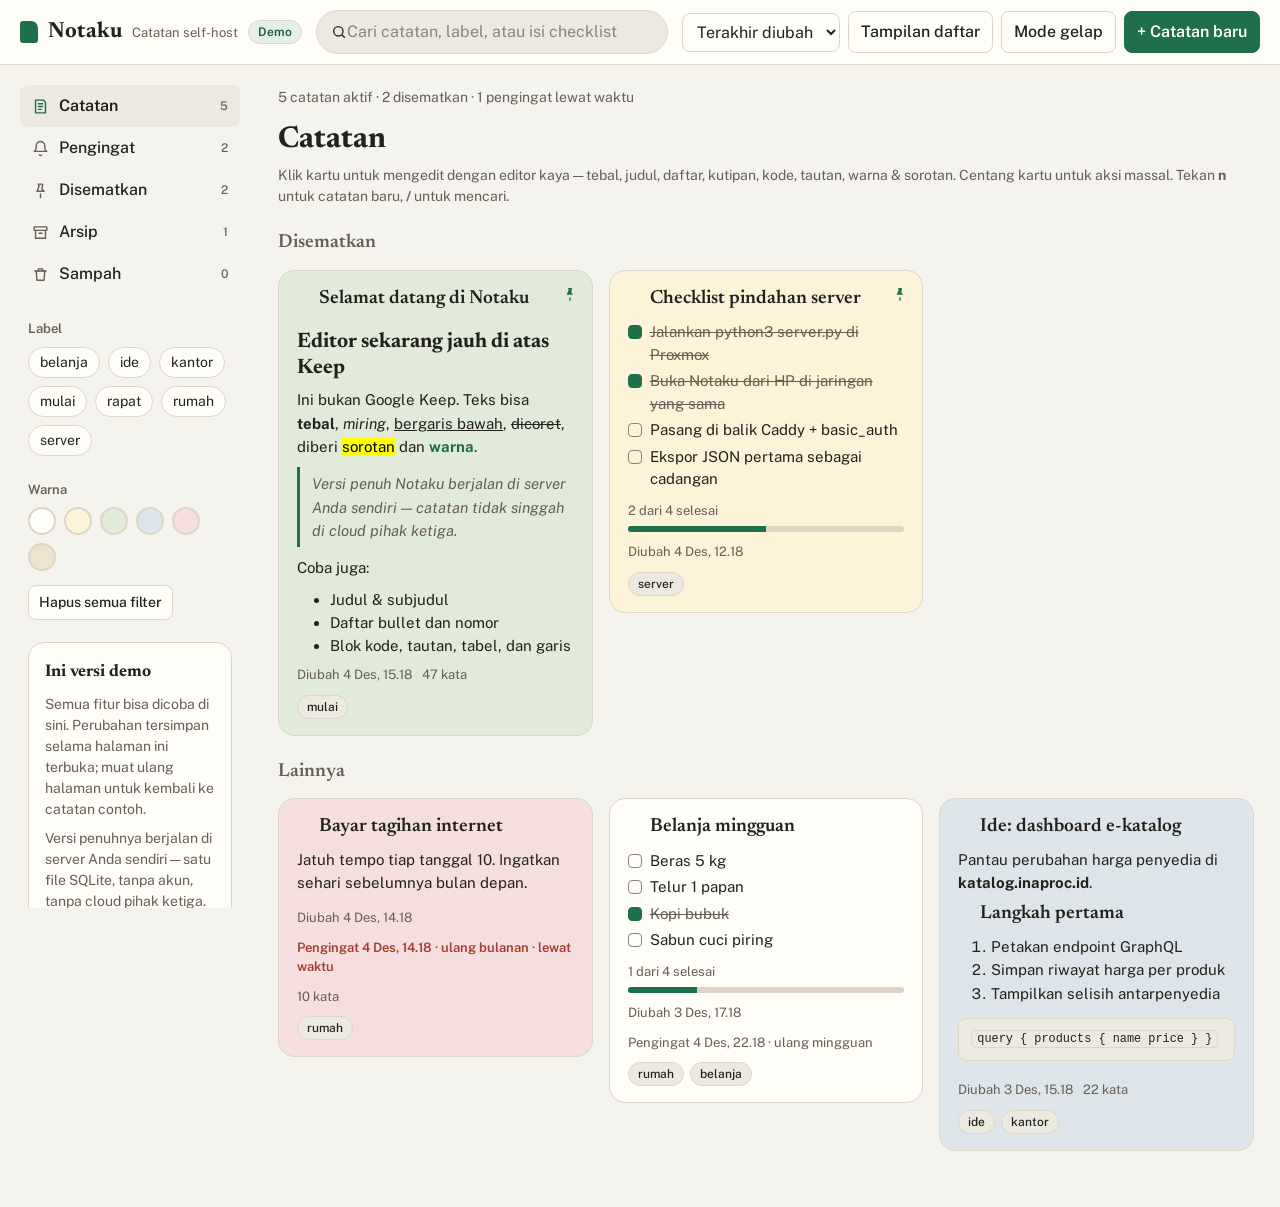
<file: demo/notaku-demo.html>
<!doctype html>
<html lang="id">
<head>
<meta charset="utf-8">
<meta name="viewport" content="width=device-width, initial-scale=1, viewport-fit=cover">
<meta name="color-scheme" content="light dark">
<link rel="icon" href="data:,">
<title>Notaku Demo</title>
<link rel="preconnect" href="https://fonts.googleapis.com">
<link rel="preconnect" href="https://fonts.gstatic.com" crossorigin>
<link href="https://fonts.googleapis.com/css2?family=Newsreader:opsz,wght@6..72,500;6..72,600;6..72,700&family=Public+Sans:wght@400;500;600;700&display=swap" rel="stylesheet">
<style>
/* Hallmark · theme: paper-ink (Notaku) · genre: playful-utility · stamp: demo build of the self-host Notaku PWA, all state in-memory for the session */
:root{
  --bg:#f5f3ee; --surface:#fffdf8; --surface2:#ece9e0; --border:#ddd6c6;
  --ink:#23211c; --muted:#655f54; --faint:#8a857a;
  --accent:#1f6f4a; --accent-strong:#185c3d; --accent-ink:#ffffff; --accent-soft:#e3efe7;
  --danger:#a33b2e; --danger-soft:#f7e3df;
  --cream:#fdf3d8; --sage:#e2ead9; --blue:#dde5ea; --blush:#f5dede; --sand:#efe3cf;
  --shadow:0 1px 2px rgba(35,33,28,.06),0 8px 24px rgba(35,33,28,.07);
  --radius:10px; --radius-lg:16px;
  --font-body:"Public Sans",system-ui,-apple-system,"Segoe UI",Roboto,sans-serif;
  --font-head:"Newsreader",Georgia,"Times New Roman",serif;
}
html[data-theme="dark"]{
  --bg:#1b1a17; --surface:#26241f; --surface2:#2e2b26; --border:#3d392f;
  --ink:#f0ede6; --muted:#b3ada1; --faint:#8f897d;
  --accent:#7fb99a; --accent-strong:#9ccbb2; --accent-ink:#152019; --accent-soft:#2c3a31;
  --danger:#e08a7c; --danger-soft:#3d2a26;
  --cream:#3a3220; --sage:#2c332a; --blue:#2a3136; --blush:#3a2a2a; --sand:#38301f;
  --shadow:0 1px 2px rgba(0,0,0,.3),0 8px 24px rgba(0,0,0,.35);
}
*{box-sizing:border-box}
[hidden]{display:none!important}
html,body{overflow-x:clip}
body{margin:0;background:var(--bg);color:var(--ink);font-family:var(--font-body);font-size:16px;line-height:1.5}
button,input,select,textarea{font:inherit;color:inherit}
input,select,textarea{background:var(--surface);border:1px solid var(--border);border-radius:8px;padding:8px 10px}
input:focus-visible,select:focus-visible,textarea:focus-visible,button:focus-visible{outline:2px solid var(--accent);outline-offset:2px}
::placeholder{color:var(--faint)}

/* ---------- top bar ---------- */
.topbar{position:sticky;top:0;z-index:30;display:flex;gap:14px;align-items:center;padding:10px 20px;background:var(--surface);border-bottom:1px solid var(--border)}
.brand{display:flex;align-items:baseline;gap:10px;white-space:nowrap}
.brand-mark{width:18px;height:22px;background:var(--accent);border-radius:3px 7px 3px 3px;display:inline-block;align-self:center}
.brand strong{font-family:var(--font-head);font-size:22px;font-weight:700;letter-spacing:.2px}
.brand-sub{color:var(--muted);font-size:13px}
.demo-tag{font-size:12px;font-weight:600;color:var(--accent-strong);background:var(--accent-soft);border:1px solid var(--border);border-radius:999px;padding:2px 9px;align-self:center}
.search{flex:1;display:flex;align-items:center;background:var(--surface2);border:1px solid var(--border);border-radius:999px;padding:3px 14px;min-width:120px}
.search input{border:0;background:transparent;flex:1;outline:none;padding:6px 0;min-width:0}
.top-actions{display:flex;gap:8px;flex-wrap:wrap;align-items:center}
.btn{border:1px solid var(--border);background:var(--surface);border-radius:8px;padding:8px 12px;cursor:pointer;font-weight:500}
.btn:hover{border-color:var(--faint)}
.btn.primary{background:var(--accent);color:var(--accent-ink);border-color:var(--accent);font-weight:600}
.btn.primary:hover{background:var(--accent-strong)}
.btn.danger{color:var(--danger);border-color:var(--border)}
.btn.danger:hover{background:var(--danger-soft)}
.btn.small{padding:6px 10px;font-size:14px}
.btn.armed{background:var(--danger);color:#fff;border-color:var(--danger)}
.icon-btn{border:1px solid var(--border);background:var(--surface);border-radius:8px;padding:8px 12px;cursor:pointer}
.only-mobile{display:none}

/* ---------- layout ---------- */
.layout{display:flex;align-items:flex-start;max-width:1440px;margin:0 auto}
.sidebar{width:252px;flex:none;position:sticky;top:57px;padding:20px 12px 24px 20px;max-height:calc(100vh - 57px);overflow:auto}
.nav-item{display:flex;align-items:center;gap:10px;width:100%;text-align:left;border:0;background:transparent;padding:9px 12px;border-radius:8px;cursor:pointer;font-weight:500}
.nav-item svg{flex:none;color:var(--muted)}
.nav-item.active{background:var(--surface2);font-weight:600}
.nav-item.active svg{color:var(--accent)}
.nav-item .count{margin-left:auto;font-size:12px;color:var(--muted);font-weight:500}
.side-label{font-size:13px;color:var(--muted);margin:24px 8px 8px;font-weight:600}
.label-list,.color-row{display:flex;flex-wrap:wrap;gap:8px;padding:0 8px}
.chip{border:1px solid var(--border);background:var(--surface);border-radius:999px;padding:4px 11px;font-size:14px;cursor:pointer}
.chip.active{background:var(--accent);color:var(--accent-ink);border-color:var(--accent)}
.color-dot{width:28px;height:28px;border-radius:50%;border:2px solid var(--border);cursor:pointer;padding:0}
.color-dot.active{outline:2px solid var(--accent);outline-offset:2px}
.side-card{margin:22px 8px 0;background:var(--surface);border:1px solid var(--border);border-radius:var(--radius-lg);padding:16px}
.side-card strong{font-family:var(--font-head);font-size:17px}
.side-card p{color:var(--muted);font-size:14px;margin:8px 0}
.side-actions{display:flex;gap:8px;flex-wrap:wrap;margin-top:10px}
.main{flex:1;min-width:0;padding:22px 26px 56px}

/* ---------- composer / editor ---------- */
.composer{background:var(--surface);border:1px solid var(--border);border-radius:var(--radius-lg);padding:20px;margin-bottom:26px;box-shadow:var(--shadow)}
#edTitle{width:100%;font-family:var(--font-head);font-size:22px;font-weight:600;border:0;padding:6px 0;background:transparent;outline:none}
#edTitle:focus-visible{outline:none;border-bottom:2px solid var(--accent)}
#edBody{width:100%;min-height:220px;max-height:520px;overflow:auto;background:var(--surface);border:1px solid var(--border);border-radius:10px;padding:16px 18px;line-height:1.65;font-size:16px;outline:none}
#edBody:focus{border-color:var(--accent);box-shadow:0 0 0 3px var(--accent-soft)}
#edBody:empty:before{content:attr(data-placeholder);color:var(--faint);pointer-events:none}
.rich-toolbar{position:sticky;top:0;z-index:2;display:flex;flex-wrap:wrap;gap:4px;align-items:center;background:var(--surface);border:1px solid var(--border);border-radius:10px;padding:6px;margin:10px 0 8px;box-shadow:0 1px 0 rgba(0,0,0,.03)}
.rich-toolbar select{border:0;background:var(--surface2);border-radius:7px;padding:6px 8px;font-size:13.5px;font-weight:600;max-width:132px}
.fmt-btn{min-width:34px;height:34px;padding:0 8px;display:inline-flex;align-items:center;justify-content:center;border:1px solid transparent;background:transparent;border-radius:7px;cursor:pointer;font-size:14px;line-height:1;color:var(--ink)}
.fmt-btn:hover{background:var(--surface2)}
.fmt-btn.active{background:var(--accent);color:var(--accent-ink)}
.fmt-btn svg{width:16px;height:16px}
.fmt-sep{width:1px;height:22px;background:var(--border);margin:0 3px;flex:none}
.color-wrap{position:relative;width:34px;height:34px;display:inline-flex;align-items:center;justify-content:center;border-radius:7px}
.color-wrap:hover{background:var(--surface2)}
.color-wrap input{position:absolute;inset:0;opacity:0;cursor:pointer;width:100%;height:100%;padding:0;border:0}
.editor-meta-bar{display:flex;gap:12px;flex-wrap:wrap;align-items:center;margin-top:8px;color:var(--muted);font-size:13px}
.editor-meta-bar .kbd{background:var(--surface2);border:1px solid var(--border);border-bottom-width:2px;border-radius:5px;padding:0 5px;font-size:11px;font-family:monospace}
/* rich content typography — editor + cards */
.rich-content h1,.card-body h1{font-family:var(--font-head);font-size:26px;line-height:1.2;margin:.45em 0 .35em;font-weight:700}
.rich-content h2,.card-body h2{font-family:var(--font-head);font-size:21px;line-height:1.25;margin:.5em 0 .3em;font-weight:700}
.rich-content h3,.card-body h3{font-size:17px;line-height:1.3;margin:.5em 0 .25em;font-weight:700;font-family:var(--font-body)}
.rich-content p,.card-body p{margin:.35em 0}
.rich-content ul,.rich-content ol,.card-body ul,.card-body ol{margin:.35em 0 .35em 1.2em;padding-left:1em}
.rich-content blockquote,.card-body blockquote{border-left:3px solid var(--accent);margin:.6em 0;padding:.35em 0 .35em 12px;color:var(--muted);font-style:italic}
.rich-content pre,.card-body pre{background:var(--surface2);border:1px solid var(--border);border-radius:8px;padding:10px 12px;overflow:auto;font-size:13.5px;line-height:1.5;white-space:pre-wrap}
.rich-content code,.card-body code{background:var(--surface2);border:1px solid var(--border);border-radius:5px;padding:1px 5px;font-size:.88em}
.rich-content pre code{background:transparent;border:0;padding:0}
.rich-content a,.card-body a{color:var(--accent-strong);text-decoration:underline;text-underline-offset:2px}
.rich-content table,.card-body table{border-collapse:collapse;width:100%;margin:.6em 0;font-size:14px}
.rich-content td,.rich-content th,.card-body td,.card-body th{border:1px solid var(--border);padding:6px 8px;text-align:left;vertical-align:top}
.rich-content hr,.card-body hr{border:0;border-top:1px solid var(--border);margin:14px 0}
.card-body{font-size:15px;line-height:1.55;overflow-wrap:break-word;max-height:340px;overflow:hidden;position:relative}
.card-body img{max-width:100%}
.composer-tabs{display:flex;gap:8px;margin:10px 0;flex-wrap:wrap;align-items:center}
.tab{border:1px solid var(--border);background:var(--surface2);border-radius:8px;padding:6px 12px;cursor:pointer;font-weight:500}
.tab.active{background:var(--accent);color:var(--accent-ink);border-color:var(--accent)}
.composer-tabs select{margin-left:auto}
.editor-row{display:flex;gap:12px;flex-wrap:wrap;margin-top:12px;align-items:center}
.editor-row input,.editor-row select{flex:1;min-width:170px}
.editor-row .grow{flex:1;min-width:170px}
.check{display:flex;align-items:center;gap:8px;cursor:pointer;font-weight:500}
.check input{width:18px;height:18px;accent-color:var(--accent)}
.swatch-row{display:flex;gap:8px;align-items:center}
.swatch{width:30px;height:30px;border-radius:50%;border:2px solid var(--border);cursor:pointer;padding:0}
.swatch.active{outline:2px solid var(--accent);outline-offset:2px}
.checklist-editor{margin-top:6px}
.check-item{display:flex;gap:8px;align-items:center;padding:7px 0;border-bottom:1px solid var(--border)}
.check-item input[type=checkbox]{width:18px;height:18px;accent-color:var(--accent);flex:none}
.check-item input[type=text]{flex:1;min-width:0}
.check-item input.done{text-decoration:line-through;color:var(--muted)}
.add-item{display:flex;gap:8px;margin-top:10px}
.add-item input{flex:1;min-width:0}
.img-preview{margin-top:12px}
.img-preview img{max-width:100%;max-height:260px;border-radius:8px;border:1px solid var(--border)}
.history{margin-top:14px;font-size:14px;color:var(--muted)}
.history .h-row{display:flex;gap:8px;align-items:center;flex-wrap:wrap;margin-top:6px}
.editor-actions{display:flex;gap:8px;flex-wrap:wrap;align-items:center;margin-top:18px}
.editor-actions .spacer{flex:1}
.muted{color:var(--muted)}
.small-text{font-size:13px}

/* ---------- bulk bar / stats ---------- */
.bulkbar{display:flex;gap:8px;align-items:center;flex-wrap:wrap;background:var(--accent-soft);border:1px solid var(--border);border-radius:var(--radius);padding:10px 14px;margin-bottom:18px}
.bulkbar strong{margin-right:4px}
.stats{color:var(--muted);font-size:14px;margin-bottom:6px}
.view-head{display:flex;align-items:baseline;gap:14px;flex-wrap:wrap}
.view-head h2{font-family:var(--font-head);font-size:30px;font-weight:700;margin:4px 0 2px}
.view-hint{color:var(--muted);font-size:14px;margin:0 0 18px}
.section-head{font-family:var(--font-head);font-size:19px;font-weight:600;margin:22px 0 12px;color:var(--muted)}

/* ---------- cards ---------- */
.masonry{columns:280px 4;column-gap:16px}
.masonry.list{columns:1}
.masonry.list .card{max-width:760px}
.card{break-inside:avoid;background:var(--surface);border:1px solid var(--border);border-radius:var(--radius-lg);padding:16px 18px;margin:0 0 16px;cursor:pointer;position:relative}
.card:hover{box-shadow:var(--shadow)}
.card[data-color="cream"]{background:var(--cream)} .card[data-color="sage"]{background:var(--sage)}
.card[data-color="blue"]{background:var(--blue)} .card[data-color="blush"]{background:var(--blush)}
.card[data-color="sand"]{background:var(--sand)}
.card.selected{outline:2px solid var(--accent);outline-offset:1px}
.card h3{font-family:var(--font-head);margin:0 26px 8px 0;font-size:19px;line-height:1.3;font-weight:600;overflow-wrap:break-word;min-width:0}
.card p{margin:0 0 8px;white-space:pre-wrap;overflow-wrap:break-word}
.card img{max-width:100%;border-radius:8px;margin-bottom:10px;display:block}
.card .pin{position:absolute;top:14px;right:14px;color:var(--accent)}
.card .select{position:absolute;top:12px;left:12px;width:19px;height:19px;accent-color:var(--accent);opacity:0;cursor:pointer}
.card:hover .select,.card .select:checked,.card.selected .select{opacity:1}
.card.has-select h3{margin-left:22px}
.card .meta{font-size:13px;color:var(--muted);display:flex;gap:10px;flex-wrap:wrap;align-items:center;margin-top:6px}
.card .meta .overdue{color:var(--danger);font-weight:600}
.card .labels{display:flex;gap:6px;flex-wrap:wrap;margin-top:10px}
.card .labels span{background:var(--surface2);border:1px solid var(--border);border-radius:999px;padding:2px 9px;font-size:12px;font-weight:500}
html[data-theme="dark"] .card[data-color] .labels span{background:rgba(0,0,0,.18)}
.card .progress{height:6px;background:var(--border);border-radius:999px;overflow:hidden;margin:6px 0 10px}
.card .progress i{display:block;height:100%;background:var(--accent)}
.card .mini-items{list-style:none;margin:0 0 8px;padding:0;font-size:15px}
.card .mini-items li{display:flex;gap:8px;align-items:baseline;padding:2px 0}
.card .mini-items .box{width:14px;height:14px;border:1.5px solid var(--faint);border-radius:4px;flex:none;position:relative;top:2px}
.card .mini-items li.done .box{background:var(--accent);border-color:var(--accent)}
.card .mini-items li.done .txt{text-decoration:line-through;color:var(--muted)}
.empty{background:var(--surface);border:1px dashed var(--border);border-radius:var(--radius-lg);padding:36px 24px;text-align:center}
.empty strong{font-family:var(--font-head);font-size:21px;display:block;margin-bottom:6px}
.empty p{color:var(--muted);margin:0 0 16px}
.toast{position:fixed;left:50%;bottom:24px;transform:translateX(-50%);background:var(--ink);color:var(--bg);padding:11px 18px;border-radius:10px;z-index:60;font-weight:500;box-shadow:var(--shadow);max-width:calc(100vw - 32px);text-align:center}
.scrim{position:fixed;inset:0;background:rgba(20,18,14,.45);z-index:40}
@media(max-width:900px){
  .only-mobile{display:inline-block}
  .topbar{flex-wrap:wrap;padding:10px 14px}
  .search{order:3;flex-basis:100%}
  .brand-sub{display:none}
  .sort-wrap{display:none}
  .sidebar{display:none;position:fixed;left:0;top:0;bottom:0;z-index:50;background:var(--surface);width:272px;max-height:none;box-shadow:var(--shadow);padding-top:16px}
  .sidebar.open{display:block}
  .layout{display:block}
  .main{padding:16px 14px 48px}
  .masonry{columns:1}
  .card .select{opacity:1}
  .composer{padding:16px}
}
@media(prefers-reduced-motion:reduce){*{transition:none!important;scroll-behavior:auto!important}}
</style>
</head>
<body>
<header class="topbar">
  <button class="icon-btn only-mobile" id="btnMenu" type="button" aria-label="Buka menu">Menu</button>
  <div class="brand"><span class="brand-mark" aria-hidden="true"></span><strong>Notaku</strong><span class="brand-sub">Catatan self-host</span><span class="demo-tag">Demo</span></div>
  <div class="search">
    <svg width="16" height="16" viewBox="0 0 24 24" fill="none" stroke="currentColor" stroke-width="2" stroke-linecap="round" aria-hidden="true"><circle cx="11" cy="11" r="7"/><path d="m20 20-3.5-3.5"/></svg>
    <input id="q" type="search" placeholder="Cari catatan, label, atau isi checklist" aria-label="Cari catatan">
  </div>
  <div class="top-actions">
    <label class="sort-wrap"><select id="sort" aria-label="Urutkan catatan"><option value="updated">Terakhir diubah</option><option value="created">Terbaru dibuat</option><option value="title">Judul A–Z</option></select></label>
    <button class="btn" id="btnView" type="button">Tampilan daftar</button>
    <button class="btn" id="btnTheme" type="button">Mode gelap</button>
    <button class="btn primary" id="btnNew" type="button">+ Catatan baru</button>
  </div>
</header>

<div class="layout">
  <div class="scrim" id="scrim" hidden></div>
  <aside class="sidebar" id="sidebar">
    <nav id="mainNav" aria-label="Tampilan catatan"></nav>
    <div class="side-label">Label</div>
    <div id="labelList" class="label-list"></div>
    <div class="side-label">Warna</div>
    <div id="colorFilter" class="color-row"></div>
    <div style="padding:14px 8px 0"><button class="btn small" id="btnClearFilter" type="button">Hapus semua filter</button></div>
    <div class="side-card">
      <strong>Ini versi demo</strong>
      <p>Semua fitur bisa dicoba di sini. Perubahan tersimpan selama halaman ini terbuka; muat ulang halaman untuk kembali ke catatan contoh.</p>
      <p>Versi penuhnya berjalan di server Anda sendiri — satu file SQLite, tanpa akun, tanpa cloud pihak ketiga.</p>
      <div class="side-actions">
        <button class="btn small" id="btnExport" type="button">Ekspor JSON</button>
        <button class="btn small" id="btnImport" type="button">Impor JSON</button>
        <input type="file" id="fileImport" accept="application/json" hidden>
      </div>
    </div>
  </aside>

  <main class="main">
    <section class="composer" id="composer" hidden aria-label="Editor catatan">
      <input id="edTitle" placeholder="Judul" aria-label="Judul catatan" autocomplete="off">
      <div class="composer-tabs">
        <button class="tab active" data-kind="note" type="button">Catatan</button>
        <button class="tab" data-kind="checklist" type="button">Checklist</button>
        <select id="edTemplate" aria-label="Pakai template"><option value="">Template…</option><option value="rapat">Rapat</option><option value="artikel">Artikel</option><option value="harian">Tugas harian</option><option value="belanja">Belanja</option><option value="ide">Ide</option></select>
      </div>
      <div id="richWrap">
        <div class="rich-toolbar" id="richToolbar" role="toolbar" aria-label="Pemformatan teks">
          <select id="fmtBlock" aria-label="Gaya paragraf" title="Gaya paragraf"><option value="p">Teks biasa</option><option value="h1">Judul besar</option><option value="h2">Judul</option><option value="h3">Subjudul</option><option value="blockquote">Kutipan</option><option value="pre">Blok kode</option></select>
          <span class="fmt-sep"></span>
          <button class="fmt-btn" data-cmd="undo" type="button" title="Urungkan (Ctrl+Z)">↩</button>
          <button class="fmt-btn" data-cmd="redo" type="button" title="Ulangi (Ctrl+Y)">↪</button>
          <span class="fmt-sep"></span>
          <button class="fmt-btn" data-cmd="bold" type="button" title="Tebal (Ctrl+B)"><strong>B</strong></button>
          <button class="fmt-btn" data-cmd="italic" type="button" title="Miring (Ctrl+I)"><em>I</em></button>
          <button class="fmt-btn" data-cmd="underline" type="button" title="Garis bawah (Ctrl+U)"><u>U</u></button>
          <button class="fmt-btn" data-cmd="strikeThrough" type="button" title="Coret"><s>S</s></button>
          <span class="fmt-sep"></span>
          <label class="color-wrap" title="Warna teks">A<input type="color" id="fmtColor" value="#1f6f4a"></label>
          <label class="color-wrap" title="Sorot / highlight" style="background:#fff3a6;border:1px solid var(--border)">▮<input type="color" id="fmtHilite" value="#fdf3d8"></label>
          <button class="fmt-btn" id="fmtClearColor" type="button" title="Hapus warna">A✕</button>
          <span class="fmt-sep"></span>
          <button class="fmt-btn" data-cmd="insertUnorderedList" type="button" title="Daftar bullet">•≡</button>
          <button class="fmt-btn" data-cmd="insertOrderedList" type="button" title="Daftar nomor">1≡</button>
          <button class="fmt-btn" data-cmd="outdent" type="button" title="Geser keluar">⇤</button>
          <button class="fmt-btn" data-cmd="indent" type="button" title="Geser masuk">⇥</button>
          <span class="fmt-sep"></span>
          <button class="fmt-btn" data-align="left" type="button" title="Rata kiri">⬅</button>
          <button class="fmt-btn" data-align="center" type="button" title="Rata tengah">↔</button>
          <button class="fmt-btn" data-align="right" type="button" title="Rata kanan">➡</button>
          <span class="fmt-sep"></span>
          <button class="fmt-btn" id="fmtLink" type="button" title="Sisipkan tautan (Ctrl+K)" style="font-size:12px;font-weight:700">LINK</button>
          <button class="fmt-btn" id="fmtCode" type="button" title="Kode sebaris">&lt;/&gt;</button>
          <button class="fmt-btn" id="fmtHR" type="button" title="Garis pemisah">―</button>
          <button class="fmt-btn" id="fmtTable" type="button" title="Sisipkan tabel 2×2">▦</button>
          <span class="fmt-sep"></span>
          <button class="fmt-btn" data-cmd="removeFormat" type="button" title="Bersihkan format">Tx</button>
        </div>
        <div id="edBody" class="rich-content" contenteditable="true" data-placeholder="Tulis catatan di sini… Pilih teks lalu format: tebal, judul, daftar, kutipan, kode, tautan, warna & sorotan." aria-label="Isi catatan kaya" role="textbox" aria-multiline="true" spellcheck="true"></div>
        <div class="editor-meta-bar"><span id="edCount">0 kata · 0 karakter</span><span><span class="kbd">Ctrl+B</span> tebal · <span class="kbd">Ctrl+I</span> miring · <span class="kbd">Ctrl+K</span> tautan</span><span id="linkBar" hidden><input id="linkUrl" placeholder="https://contoh.com" style="flex:1;min-width:180px"><button class="btn small primary" id="btnApplyLink" type="button">Terapkan tautan</button><button class="btn small" id="btnRemoveLink" type="button">Lepas</button></span></div>
      </div>
      <div id="edChecklist" class="checklist-editor" hidden>
        <div id="edItems"></div>
        <div class="add-item"><input id="edNewItem" placeholder="Item checklist baru" aria-label="Item checklist baru"><button class="btn small" id="btnAddItem" type="button">Tambah</button></div>
      </div>
      <div class="img-preview" id="edImgWrap" hidden><img id="edImg" alt="Lampiran gambar catatan"><div><button class="btn small danger" id="btnRemoveImg" type="button">Lepas gambar</button></div></div>
      <div class="editor-row">
        <input id="edLabels" placeholder="Label, pisahkan dengan koma" aria-label="Label">
        <input id="edReminder" type="datetime-local" aria-label="Waktu pengingat">
        <select id="edRepeat" aria-label="Pengulangan pengingat"><option value="none">Sekali saja</option><option value="daily">Ulang harian</option><option value="weekly">Ulang mingguan</option><option value="monthly">Ulang bulanan</option></select>
      </div>
      <div class="editor-row">
        <div class="swatch-row" id="edColors" role="group" aria-label="Warna catatan"></div>
        <label class="check"><input type="checkbox" id="edPinned" aria-label="Sematkan catatan"> Sematkan</label>
        <label class="check"><input type="checkbox" id="edArchived" aria-label="Arsipkan catatan"> Arsipkan</label>
        <label class="btn small" for="edImage" style="cursor:pointer">Lampirkan gambar</label>
        <input type="file" id="edImage" accept="image/*" hidden>
        <span id="edImageName" class="muted small-text"></span>
      </div>
      <div id="edHistory" class="history"></div>
      <div class="editor-actions">
        <button class="btn primary" id="btnSave" type="button">Simpan</button>
        <button class="btn" id="btnCancel" type="button">Batal</button>
        <span class="spacer"></span>
        <button class="btn" id="btnDuplicate" type="button" hidden>Duplikat</button>
        <button class="btn danger" id="btnTrash" type="button" hidden>Ke sampah</button>
        <button class="btn danger" id="btnDelete" type="button" hidden>Hapus permanen</button>
        <button class="btn" id="btnRestore" type="button" hidden>Pulihkan</button>
      </div>
      <p class="muted small-text" id="edMeta" style="margin:10px 0 0"></p>
    </section>

    <div class="bulkbar" id="bulkbar" hidden>
      <strong id="bulkCount"></strong>
      <button class="btn small" id="btnBulkArchive" type="button">Arsipkan</button>
      <button class="btn small" id="btnBulkTrash" type="button">Ke sampah</button>
      <button class="btn small" id="btnBulkRestore" type="button">Pulihkan</button>
      <button class="btn small" id="btnBulkClear" type="button">Batalkan pilihan</button>
    </div>

    <div class="stats" id="stats"></div>
    <div class="view-head"><h2 id="viewTitle">Catatan</h2></div>
    <p class="view-hint">Klik kartu untuk mengedit dengan editor kaya — tebal, judul, daftar, kutipan, kode, tautan, warna &amp; sorotan. Centang kartu untuk aksi massal. Tekan <strong>n</strong> untuk catatan baru, <strong>/</strong> untuk mencari.</p>
    <div id="notes"></div>
    <div id="empty" class="empty" hidden>
      <strong>Belum ada catatan di sini</strong>
      <p>Buat catatan baru, atau longgarkan filter dan pencarian di atas.</p>
      <button class="btn primary" id="btnEmptyNew" type="button">+ Catatan baru</button>
    </div>
  </main>
</div>
<div class="toast" id="toast" hidden role="status"></div>

<script>
(function(){
"use strict";
var $=function(s){return document.querySelector(s)};
var $$=function(s){return Array.prototype.slice.call(document.querySelectorAll(s))};
var uid=function(){return Date.now().toString(36)+Math.random().toString(36).slice(2,7)};
var esc=function(s){return String(s==null?"":s).replace(/[&<>"]/g,function(c){return {"&":"&amp;","<":"&lt;",">":"&gt;",'"':"&quot;"}[c]})};
var fmt=function(d){return d?new Date(d).toLocaleString("id-ID",{day:"numeric",month:"short",hour:"2-digit",minute:"2-digit"}):""};
var ALLOWED_TAGS={P:1,DIV:1,BR:1,H1:1,H2:1,H3:1,H4:1,B:1,STRONG:1,I:1,EM:1,U:1,S:1,STRIKE:1,UL:1,OL:1,LI:1,BLOCKQUOTE:1,PRE:1,CODE:1,A:1,SPAN:1,FONT:1,HR:1,TABLE:1,THEAD:1,TBODY:1,TR:1,TD:1,TH:1,MARK:1,SUB:1,SUP:1};
function sanitizeHTML(html){
 if(!html)return "";
 var tmp=document.createElement("div");tmp.innerHTML=String(html);
 (function walk(node){
  Array.prototype.slice.call(node.childNodes).forEach(function(ch){
   if(ch.nodeType===3)return;
   if(ch.nodeType!==1){node.removeChild(ch);return}
   if(!ALLOWED_TAGS[ch.tagName]){var t=document.createTextNode(ch.textContent||"");node.replaceChild(t,ch);return}
   Array.prototype.slice.call(ch.attributes).forEach(function(a){
    var n=a.name.toLowerCase();
    var keep=false;
    if(ch.tagName==="A"&&n==="href"&&/^(https?:|mailto:)/i.test(a.value)){keep=true;ch.setAttribute("target","_blank");ch.setAttribute("rel","noopener noreferrer")}
    if((ch.tagName==="SPAN"||ch.tagName==="FONT"||ch.tagName==="P"||ch.tagName==="DIV"||ch.tagName==="H1"||ch.tagName==="H2"||ch.tagName==="H3"||ch.tagName==="TD"||ch.tagName==="TH"||ch.tagName==="MARK")&&(n==="style"||n==="color"||n==="bgcolor")){
      if(n==="style"){var safe=String(a.value).split(";").filter(function(p){return /^\s*(color|background-color|text-align)\s*:/i.test(p)}).join(";");if(safe){ch.setAttribute("style",safe);keep=true}else{ch.removeAttribute("style");return}}
      else keep=/^#[0-9a-f]{3,8}$/i.test(a.value)||/^[a-z]+$/i.test(a.value);
    }
    if(n==="colspan"||n==="rowspan")keep=/^\d{1,2}$/.test(a.value);
    if(!keep)ch.removeAttribute(a.name);
   });
   walk(ch);
  });
 })(tmp);
 return tmp.innerHTML;
}
function isHTML(s){return /<[a-z][\s\S]*>/i.test(String(s||""))}
function plainToHTML(s){if(!s)return "";if(isHTML(s))return sanitizeHTML(s);return String(s).split(/\n{2,}/).map(function(p){return "<p>"+esc(p).replace(/\n/g,"<br>")+"</p>"}).join("")}
function textOf(html){if(!html)return "";var d=document.createElement("div");d.innerHTML=isHTML(html)?html:esc(html);return (d.textContent||"").trim()}
function bodyHTML(n){return plainToHTML(n.body||"")}
var repeatLabel={daily:"harian",weekly:"mingguan",monthly:"bulanan"};
var COLORS=[["default","Putih kertas","#fffdf8"],["cream","Krem","#fdf3d8"],["sage","Hijau sage","#e2ead9"],["blue","Biru abu","#dde5ea"],["blush","Merah muda lembut","#f5dede"],["sand","Pasir","#efe3cf"]];
var now=Date.now(), H=3600e3, D=24*H;

var notes=[
 {id:uid(),title:"Selamat datang di Notaku",body:"<h2>Editor sekarang jauh di atas Keep</h2><p>Ini bukan Google Keep. Teks bisa <strong>tebal</strong>, <em>miring</em>, <u>bergaris bawah</u>, <s>dicoret</s>, diberi <mark>sorotan</mark> dan <span style=\"color:#1f6f4a\"><strong>warna</strong></span>.</p><blockquote>Versi penuh Notaku berjalan di server Anda sendiri — catatan tidak singgah di cloud pihak ketiga.</blockquote><p>Coba juga:</p><ul><li>Judul &amp; subjudul</li><li>Daftar bullet dan nomor</li><li>Blok kode, tautan, tabel, dan garis pemisah</li></ul>",items:[],labels:["mulai"],color:"sage",pinned:true,archived:false,trashed:false,reminderAt:"",repeat:"none",createdAt:now-3*D,updatedAt:now-2*H,history:[],image:""},
 {id:uid(),title:"Checklist pindahan server",body:"",items:[
   {id:uid(),text:"Jalankan python3 server.py di Proxmox",done:true},
   {id:uid(),text:"Buka Notaku dari HP di jaringan yang sama",done:true},
   {id:uid(),text:"Pasang di balik Caddy + basic_auth",done:false},
   {id:uid(),text:"Ekspor JSON pertama sebagai cadangan",done:false}],
  labels:["server"],color:"cream",pinned:true,archived:false,trashed:false,reminderAt:"",repeat:"none",createdAt:now-2*D,updatedAt:now-5*H,history:[],image:""},
 {id:uid(),title:"Belanja mingguan",body:"",items:[
   {id:uid(),text:"Beras 5 kg",done:false},{id:uid(),text:"Telur 1 papan",done:false},
   {id:uid(),text:"Kopi bubuk",done:true},{id:uid(),text:"Sabun cuci piring",done:false}],
  labels:["rumah","belanja"],color:"default",pinned:false,archived:false,trashed:false,reminderAt:new Date(now+5*H).toISOString(),repeat:"weekly",createdAt:now-1*D,updatedAt:now-1*D,history:[],image:""},
 {id:uid(),title:"Ide: dashboard e-katalog",body:"<p>Pantau perubahan harga penyedia di <strong>katalog.inaproc.id</strong>.</p><h3>Langkah pertama</h3><ol><li>Petakan endpoint GraphQL</li><li>Simpan riwayat harga per produk</li><li>Tampilkan selisih antarpenyedia</li></ol><pre><code>query { products { name price } }</code></pre>",items:[],labels:["ide","kantor"],color:"blue",pinned:false,archived:false,trashed:false,reminderAt:"",repeat:"none",createdAt:now-4*D,updatedAt:now-26*H,history:[{at:now-30*H,title:"Ide: dashboard e-katalog",body:"<p>Pantau harga penyedia di INAPROC. (versi awal)</p>",items:[]}],image:""},
 {id:uid(),title:"Bayar tagihan internet",body:"Jatuh tempo tiap tanggal 10. Ingatkan sehari sebelumnya bulan depan.",items:[],labels:["rumah"],color:"blush",pinned:false,archived:false,trashed:false,reminderAt:new Date(now-3*H).toISOString(),repeat:"monthly",createdAt:now-6*D,updatedAt:now-3*H,history:[],image:""},
 {id:uid(),title:"Catatan rapat 28 Oktober",body:"Keputusan:\n- Skema warna final: paper-ink\n- Rilis demo dulu, fitur sinkron menyusul\n\nTindak lanjut: tulis ringkasan untuk tim.",items:[],labels:["kantor","rapat"],color:"sand",pinned:false,archived:true,trashed:false,reminderAt:"",repeat:"none",createdAt:now-7*D,updatedAt:now-7*D,history:[],image:""}
];

var view="notes", labelFilter=null, colorFilter=null, selected=new Set();
var editing=null, kind="note", items=[], imageData="", edColor="default";

function toast(m){var t=$("#toast");t.textContent=m;t.hidden=false;clearTimeout(t._h);t._h=setTimeout(function(){t.hidden=true},2600)}

var VIEWS=[["notes","Catatan"],["reminders","Pengingat"],["pinned","Disematkan"],["archive","Arsip"],["trash","Sampah"]];
var ICONS={
 notes:'<svg width="17" height="17" viewBox="0 0 24 24" fill="none" stroke="currentColor" stroke-width="2" stroke-linecap="round" stroke-linejoin="round" aria-hidden="true"><path d="M5 3h11l3 3v15H5z"/><path d="M9 8h6M9 12h6M9 16h4"/></svg>',
 reminders:'<svg width="17" height="17" viewBox="0 0 24 24" fill="none" stroke="currentColor" stroke-width="2" stroke-linecap="round" stroke-linejoin="round" aria-hidden="true"><path d="M18 8a6 6 0 1 0-12 0c0 7-3 8-3 8h18s-3-1-3-8"/><path d="M10.3 21a2 2 0 0 0 3.4 0"/></svg>',
 pinned:'<svg width="17" height="17" viewBox="0 0 24 24" fill="none" stroke="currentColor" stroke-width="2" stroke-linecap="round" stroke-linejoin="round" aria-hidden="true"><path d="M12 17v5"/><path d="M9 3h6l-1 7 3 3H7l3-7z"/></svg>',
 archive:'<svg width="17" height="17" viewBox="0 0 24 24" fill="none" stroke="currentColor" stroke-width="2" stroke-linecap="round" stroke-linejoin="round" aria-hidden="true"><rect x="3" y="4" width="18" height="5" rx="1"/><path d="M5 9v11h14V9"/><path d="M10 13h4"/></svg>',
 trash:'<svg width="17" height="17" viewBox="0 0 24 24" fill="none" stroke="currentColor" stroke-width="2" stroke-linecap="round" stroke-linejoin="round" aria-hidden="true"><path d="M4 7h16"/><path d="M9 7V4h6v3"/><path d="M6 7l1 13h10l1-13"/></svg>'};

function viewCount(v){
 if(v==="notes")return notes.filter(function(n){return !n.archived&&!n.trashed}).length;
 if(v==="pinned")return notes.filter(function(n){return n.pinned&&!n.archived&&!n.trashed}).length;
 if(v==="reminders")return notes.filter(function(n){return n.reminderAt&&!n.trashed}).length;
 if(v==="archive")return notes.filter(function(n){return n.archived&&!n.trashed}).length;
 if(v==="trash")return notes.filter(function(n){return n.trashed}).length;
 return 0}

function filtered(){
 var list=notes.slice(); var q=$("#q").value.trim().toLowerCase();
 if(view==="notes")list=list.filter(function(n){return !n.archived&&!n.trashed});
 if(view==="pinned")list=list.filter(function(n){return n.pinned&&!n.archived&&!n.trashed});
 if(view==="reminders")list=list.filter(function(n){return n.reminderAt&&!n.trashed});
 if(view==="archive")list=list.filter(function(n){return n.archived&&!n.trashed});
 if(view==="trash")list=list.filter(function(n){return n.trashed});
 if(labelFilter)list=list.filter(function(n){return n.labels.indexOf(labelFilter)>=0});
 if(colorFilter)list=list.filter(function(n){return n.color===colorFilter});
 if(q)list=list.filter(function(n){return (n.title+" "+textOf(n.body)+" "+n.labels.join(" ")+" "+(n.items||[]).map(function(i){return i.text}).join(" ")).toLowerCase().indexOf(q)>=0});
 var s=$("#sort").value;
 list.sort(function(a,b){return s==="title"?a.title.localeCompare(b.title):s==="created"?b.createdAt-a.createdAt:b.updatedAt-a.updatedAt});
 return list}

function cardHTML(n){
 var done=(n.items||[]).filter(function(i){return i.done}).length, tot=(n.items||[]).length;
 var overdue=n.reminderAt&&new Date(n.reminderAt)<new Date()&&!n.trashed;
 var words=textOf(n.body)?textOf(n.body).split(/\s+/).filter(Boolean).length:0;
 var mini="";
 if(tot){var shown=n.items.slice(0,6);
  mini='<ul class="mini-items">'+shown.map(function(i){return '<li class="'+(i.done?"done":"")+'"><span class="box"></span><span class="txt">'+esc(i.text)+"</span></li>"}).join("")+(n.items.length>6?'<li class="muted">+'+(n.items.length-6)+" item lain</li>":"")+"</ul>"}
 return '<article class="card has-select'+(selected.has(n.id)?" selected":"")+'" data-color="'+esc(n.color)+'" data-id="'+esc(n.id)+'" tabindex="0" role="button" aria-label="Edit catatan '+esc(n.title||"tanpa judul")+'">'
  +'<input type="checkbox" class="select" '+(selected.has(n.id)?"checked":"")+' aria-label="Pilih catatan">'
  +(n.pinned?'<span class="pin" title="Disematkan"><svg width="16" height="16" viewBox="0 0 24 24" fill="currentColor" aria-hidden="true"><path d="M9 3h6l-1 7 3 3H7l3-7z"/><path d="M12 17v5" stroke="currentColor" stroke-width="2"/></svg></span>':"")
  +(n.image?'<img src="'+esc(n.image)+'" alt="Lampiran pada catatan '+esc(n.title||"")+'">':"")
  +"<h3>"+esc(n.title||"(Tanpa judul)")+"</h3>"
  +(n.body?'<div class="card-body">'+bodyHTML(n)+"</div>":"")
  +mini
  +(tot?'<div class="meta"><span>'+done+" dari "+tot+' selesai</span></div><div class="progress"><i style="width:'+Math.round(done/tot*100)+'%"></i></div>':"")
  +'<div class="meta"><span>Diubah '+fmt(n.updatedAt)+"</span>"
  +(n.reminderAt?'<span class="'+(overdue?"overdue":"")+'">Pengingat '+fmt(n.reminderAt)+(n.repeat!=="none"?" · ulang "+repeatLabel[n.repeat]:"")+(overdue?" · lewat waktu":"")+"</span>":"")
  +(words?("<span>"+words+" kata</span>"):"")
  +"</div>"
  +(n.labels.length?'<div class="labels">'+n.labels.map(function(l){return "<span>"+esc(l)+"</span>"}).join("")+"</div>":"")
  +"</article>"}

function render(){
 $("#mainNav").innerHTML=VIEWS.map(function(v){return '<button class="nav-item'+(view===v[0]?" active":"")+'" data-view="'+v[0]+'" type="button">'+ICONS[v[0]]+v[1]+'<span class="count">'+viewCount(v[0])+"</span></button>"}).join("");
 $$("#mainNav .nav-item").forEach(function(b){b.onclick=function(){view=b.dataset.view;$("#sidebar").classList.remove("open");$("#scrim").hidden=true;render()}});

 var labels=[]; notes.forEach(function(n){n.labels.forEach(function(l){if(labels.indexOf(l)<0)labels.push(l)})}); labels.sort();
 $("#labelList").innerHTML=labels.length?labels.map(function(l){return '<button class="chip'+(labelFilter===l?" active":"")+'" data-label="'+esc(l)+'" type="button">'+esc(l)+"</button>"}).join(""):'<span class="muted small-text" style="padding:0 2px">Belum ada label</span>';
 $$("#labelList .chip").forEach(function(b){b.onclick=function(){labelFilter=labelFilter===b.dataset.label?null:b.dataset.label;render()}});

 $("#colorFilter").innerHTML=COLORS.map(function(c){return '<button class="color-dot'+(colorFilter===c[0]?" active":"")+'" data-color="'+c[0]+'" title="'+c[1]+'" style="background:'+c[2]+'" aria-label="Filter warna '+c[1]+'" type="button"></button>'}).join("");
 $$("#colorFilter .color-dot").forEach(function(b){b.onclick=function(){colorFilter=colorFilter===b.dataset.color?null:b.dataset.color;render()}});

 var active=notes.filter(function(n){return !n.trashed&&!n.archived}).length;
 var overdueN=notes.filter(function(n){return n.reminderAt&&!n.trashed&&new Date(n.reminderAt)<new Date()}).length;
 $("#stats").textContent=active+" catatan aktif · "+notes.filter(function(n){return n.pinned&&!n.trashed}).length+" disematkan · "+overdueN+" pengingat lewat waktu";
 $("#viewTitle").textContent={notes:"Catatan",pinned:"Disematkan",reminders:"Pengingat",archive:"Arsip",trash:"Sampah"}[view];

 var list=filtered();
 var pinned=view==="notes"?list.filter(function(n){return n.pinned}):[];
 var rest=view==="notes"?list.filter(function(n){return !n.pinned}):list;
 var listCls=$("#btnView").dataset.list==="1"?" list":"";
 var html="";
 if(pinned.length)html+='<h3 class="section-head">Disematkan</h3><div class="masonry'+listCls+'">'+pinned.map(cardHTML).join("")+"</div>";
 if(rest.length)html+=(pinned.length?'<h3 class="section-head">Lainnya</h3>':"")+'<div class="masonry'+listCls+'">'+rest.map(cardHTML).join("")+"</div>";
 $("#notes").innerHTML=html;
 $("#empty").hidden=list.length>0;
 $$("#notes .card").forEach(function(el){
  el.addEventListener("click",function(e){
   var id=el.dataset.id;
   if(e.target.classList.contains("select")){e.stopPropagation();if(selected.has(id))selected.delete(id);else selected.add(id);updateBulk();render();return}
   var n=notes.filter(function(x){return x.id===id})[0]; if(n)openEditor(n)});
  el.addEventListener("keydown",function(e){if(e.key==="Enter"&&e.target===el){var n=notes.filter(function(x){return x.id===el.dataset.id})[0];if(n)openEditor(n)}})});
 updateBulk()}

function updateBulk(){var b=$("#bulkbar");b.hidden=selected.size===0;$("#bulkCount").textContent=selected.size+" dipilih"}

/* ---------- editor ---------- */
function renderSwatches(){
 $("#edColors").innerHTML=COLORS.map(function(c){return '<button class="swatch'+(edColor===c[0]?" active":"")+'" data-color="'+c[0]+'" title="'+c[1]+'" style="background:'+c[2]+'" aria-label="Warna '+c[1]+'" type="button"></button>'}).join("");
 $$("#edColors .swatch").forEach(function(b){b.onclick=function(){edColor=b.dataset.color;renderSwatches()}})}
function renderItems(){
 $("#edItems").innerHTML=items.map(function(it,i){return '<div class="check-item"><input type="checkbox" data-i="'+i+'" '+(it.done?"checked":"")+' aria-label="Tandai selesai"><input type="text" data-t="'+i+'" class="'+(it.done?"done":"")+'" value="'+esc(it.text)+'" aria-label="Teks item"><button class="btn small" data-d="'+i+'" type="button">Hapus</button></div>'}).join("");
 $$("#edItems input[type=checkbox]").forEach(function(c){c.onchange=function(){items[+c.dataset.i].done=c.checked;renderItems()}});
 $$("#edItems input[type=text]").forEach(function(c){c.onchange=function(){items[+c.dataset.t].text=c.value}});
 $$("#edItems [data-d]").forEach(function(b){b.onclick=function(){items.splice(+b.dataset.d,1);renderItems()}})}
function setKind(k){kind=k;$$(".tab").forEach(function(t){t.classList.toggle("active",t.dataset.kind===k)});$("#edChecklist").hidden=k!=="checklist";$("#richWrap").hidden=k==="checklist";if(k==="checklist")renderItems();updateCount()}
function updateCount(){var t=textOf($("#edBody").innerHTML);var w=t?t.split(/\s+/).filter(Boolean).length:0;$("#edCount").textContent=w+" kata · "+t.length+" karakter"}
function getBodyHTML(){return sanitizeHTML($("#edBody").innerHTML)}
function setBodyHTML(h){$("#edBody").innerHTML=plainToHTML(h||"");updateCount()}

function openEditor(n){
 editing=n||null;
 setKind(n&&n.items&&n.items.length?"checklist":"note");
 items=n?JSON.parse(JSON.stringify(n.items||[])):[];
 imageData=n?(n.image||""):""; edColor=n?n.color:"default";
 $("#edTitle").value=n?n.title:""; setBodyHTML(n?n.body:"");
 $("#edLabels").value=n?n.labels.join(", "):"";
 $("#edReminder").value=n&&n.reminderAt?new Date(new Date(n.reminderAt).getTime()-new Date().getTimezoneOffset()*60000).toISOString().slice(0,16):"";
 $("#edRepeat").value=n?n.repeat:"none";
 $("#edPinned").checked=n?!!n.pinned:false; $("#edArchived").checked=n?!!n.archived:false;
 $("#edTemplate").value=""; $("#edImageName").textContent="";
 $("#edImgWrap").hidden=!imageData; if(imageData)$("#edImg").src=imageData;
 $("#edMeta").textContent=n?("Dibuat "+fmt(n.createdAt)+" · diubah "+fmt(n.updatedAt)):"Catatan baru";
 var del=$("#btnDelete"); del.hidden=!(n&&n.trashed); del.textContent="Hapus permanen"; del.classList.remove("armed"); del.dataset.arm="";
 $("#btnDuplicate").hidden=!n; $("#btnTrash").hidden=!n||n.trashed; $("#btnRestore").hidden=!n||!n.trashed;
 var hist=n&&n.history?n.history:[];
 $("#edHistory").innerHTML=hist.length?("<strong>Riwayat versi ("+hist.length+")</strong>"+hist.slice(-5).reverse().map(function(h,i){var idx=hist.length-1-i;return '<div class="h-row"><span>'+fmt(h.at)+' — '+esc(h.title||"(Tanpa judul)")+'</span><button class="btn small" data-h="'+idx+'" type="button">Pulihkan versi ini</button></div>'}).join("")):"";
 $$("#edHistory [data-h]").forEach(function(b){b.onclick=function(){var h=editing.history[+b.dataset.h];$("#edTitle").value=h.title;setBodyHTML(h.body);items=JSON.parse(JSON.stringify(h.items||[]));if(items.length)setKind("checklist");renderItems();toast("Versi lama dimuat ke editor — simpan untuk menerapkannya")}});
 renderSwatches(); renderItems();
 $("#composer").hidden=false;
 $("#edTitle").focus();
 window.scrollTo({top:0,behavior:"smooth"})}
function closeEditor(){$("#composer").hidden=true;editing=null}

var templates={
 rapat:{title:"Rapat — ",body:"<h2>Tujuan</h2><p></p><h2>Keputusan</h2><ul><li></li></ul><h2>Tindak lanjut</h2><ol><li></li></ol>",items:[]},
 harian:{title:"Tugas hari ini",body:"",items:[{text:"Tugas terpenting hari ini",done:false},{text:"Balas pesan penting",done:false},{text:"Tinjau pengingat besok",done:false}]},
 belanja:{title:"Belanja",body:"",items:[{text:"",done:false}]},
 artikel:{title:"Artikel: ",body:"<h1>Judul artikel</h1><p><em>Pembuka — satu kalimat yang menangkap inti tulisan.</em></p><h2>Latar belakang</h2><p></p><blockquote>Kutipan atau poin penting di sini.</blockquote><h2>Penutup</h2><p></p>",items:[]},
 ide:{title:"Ide: ",body:"<h2>Masalah</h2><p></p><h2>Ide</h2><p></p><h2>Langkah pertama</h2><ol><li></li></ol>",items:[]}};

$("#btnNew").onclick=function(){openEditor(null)};
$("#btnEmptyNew").onclick=function(){openEditor(null)};
$$(".tab").forEach(function(t){t.onclick=function(){setKind(t.dataset.kind)}});
$("#edTemplate").onchange=function(e){var t=templates[e.target.value];if(!t)return;$("#edTitle").value=t.title;setBodyHTML(t.body);items=t.items.map(function(i){return{id:uid(),text:i.text,done:i.done}});setKind(t.items.length?"checklist":"note");renderItems();toast("Template diterapkan")};
$("#btnAddItem").onclick=function(){var v=$("#edNewItem").value.trim();if(!v)return;items.push({id:uid(),text:v,done:false});$("#edNewItem").value="";renderItems()};
$("#edNewItem").addEventListener("keydown",function(e){if(e.key==="Enter"){e.preventDefault();$("#btnAddItem").click()}});
$("#edImage").onchange=function(e){var f=e.target.files[0];if(!f)return;var r=new FileReader();r.onload=function(){imageData=r.result;$("#edImg").src=imageData;$("#edImgWrap").hidden=false;$("#edImageName").textContent=f.name};r.readAsDataURL(f)};
$("#btnRemoveImg").onclick=function(){imageData="";$("#edImgWrap").hidden=true;$("#edImage").value="";$("#edImageName").textContent=""};

$("#btnSave").onclick=function(){
 var title=$("#edTitle").value.trim(), body=kind==="note"?getBodyHTML():"";
 if(body&&!textOf(body)&&!/<(img|hr|table)/i.test(body))body="";
 var noteItems=kind==="checklist"?items:[];
 if(!title&&!body&&!noteItems.length){toast("Catatan kosong tidak disimpan");return}
 var n=editing||{id:uid(),createdAt:Date.now(),history:[],image:""};
 if(editing){n.history=(n.history||[]).concat([{at:n.updatedAt,title:n.title,body:n.body,items:n.items}]).slice(-20)}
 n.title=title; n.body=body; n.items=kind==="checklist"?items:[];
 n.labels=$("#edLabels").value.split(",").map(function(s){return s.trim()}).filter(Boolean);
 n.reminderAt=$("#edReminder").value?new Date($("#edReminder").value).toISOString():"";
 n.repeat=$("#edRepeat").value; n.color=edColor;
 n.pinned=$("#edPinned").checked; n.archived=$("#edArchived").checked;
 n.image=imageData; n.updatedAt=Date.now();
 if(!editing)notes.unshift(n);
 closeEditor(); render(); toast("Catatan disimpan")};
$("#btnCancel").onclick=closeEditor;
$("#btnDuplicate").onclick=function(){if(!editing)return;var c=JSON.parse(JSON.stringify(editing));c.id=uid();c.title=(c.title||"")+" (salinan)";c.createdAt=Date.now();c.updatedAt=Date.now();c.history=[];notes.unshift(c);closeEditor();render();toast("Catatan diduplikat")};
$("#btnTrash").onclick=function(){if(!editing)return;editing.trashed=true;editing.updatedAt=Date.now();closeEditor();render();toast("Dipindah ke sampah")};
$("#btnRestore").onclick=function(){if(!editing)return;editing.trashed=false;editing.archived=false;editing.updatedAt=Date.now();closeEditor();render();toast("Catatan dipulihkan")};
$("#btnDelete").onclick=function(){var b=$("#btnDelete");if(!editing)return;
 if(b.dataset.arm!=="1"){b.dataset.arm="1";b.textContent="Klik lagi untuk hapus permanen";b.classList.add("armed");return}
 notes=notes.filter(function(x){return x.id!==editing.id});closeEditor();render();toast("Catatan dihapus permanen")};

/* ---------- toolbar & bulk ---------- */
$("#q").addEventListener("input",render);
$("#sort").onchange=render;
$("#btnView").onclick=function(e){var b=e.currentTarget;var list=b.dataset.list==="1"?"0":"1";b.dataset.list=list;b.textContent=list==="1"?"Tampilan grid":"Tampilan daftar";render()};
$("#btnClearFilter").onclick=function(){labelFilter=null;colorFilter=null;$("#q").value="";render();toast("Filter dibersihkan")};
$("#btnBulkClear").onclick=function(){selected.clear();render()};
function bulk(fn,msg){selected.forEach(function(id){var n=notes.filter(function(x){return x.id===id})[0];if(n){fn(n);n.updatedAt=Date.now()}});selected.clear();render();toast(msg)}
$("#btnBulkArchive").onclick=function(){bulk(function(n){n.archived=true},"Catatan diarsipkan")};
$("#btnBulkTrash").onclick=function(){bulk(function(n){n.trashed=true},"Catatan dipindah ke sampah")};
$("#btnBulkRestore").onclick=function(){bulk(function(n){n.trashed=false;n.archived=false},"Catatan dipulihkan")};

/* ---------- rich text toolbar ---------- */
var savedRange=null;
function saveRange(){var s=window.getSelection();if(s&&s.rangeCount&&$("#edBody").contains(s.anchorNode))savedRange=s.getRangeAt(0).cloneRange()}
function restoreRange(){if(!savedRange)return;var s=window.getSelection();s.removeAllRanges();s.addRange(savedRange);$("#edBody").focus()}
function exec(cmd,val){$("#edBody").focus();document.execCommand(cmd,false,val||null);updateCount();refreshFmtState()}
function refreshFmtState(){
 ["bold","italic","underline","strikeThrough","insertUnorderedList","insertOrderedList"].forEach(function(c){
  var b=$('#richToolbar [data-cmd="'+c+'"]');if(!b)return;var on=false;try{on=document.queryCommandState(c)}catch(e){}b.classList.toggle("active",!!on)});
 var blk="p";try{var v=document.queryCommandValue("formatBlock");if(v)blk=String(v).toLowerCase()}catch(e){}
 if($("#fmtBlock"))$("#fmtBlock").value=["h1","h2","h3","blockquote","pre","p"].indexOf(blk)>=0?blk:"p";
}
$$("#richToolbar [data-cmd]").forEach(function(b){b.addEventListener("mousedown",function(e){e.preventDefault()});b.onclick=function(){exec(b.dataset.cmd)}});
$$("#richToolbar [data-align]").forEach(function(b){b.addEventListener("mousedown",function(e){e.preventDefault()});b.onclick=function(){exec(b.dataset.align==="left"?"justifyLeft":b.dataset.align==="center"?"justifyCenter":"justifyRight")}});
$("#fmtBlock").onchange=function(e){exec("formatBlock",e.target.value)};
$("#fmtColor").addEventListener("input",function(e){restoreRange();exec("foreColor",e.target.value)});
$("#fmtHilite").addEventListener("input",function(e){restoreRange();try{document.execCommand("hiliteColor",false,e.target.value)}catch(err){document.execCommand("backColor",false,e.target.value)}updateCount()});
$("#fmtClearColor").onclick=function(){restoreRange();exec("foreColor","inherit");try{document.execCommand("hiliteColor",false,"transparent")}catch(e){}};
$("#fmtCode").onclick=function(){
 var s=window.getSelection();if(!s||s.isCollapsed){toast("Pilih teks dulu untuk dijadikan kode");return}
 var txt=s.toString();document.execCommand("insertHTML",false,"<code>"+esc(txt)+"</code>");updateCount()};
$("#fmtHR").onclick=function(){exec("insertHTML","<hr><p></p>")};
$("#fmtTable").onclick=function(){exec("insertHTML",'<table><tr><th>Kolom 1</th><th>Kolom 2</th></tr><tr><td>Isi</td><td>Isi</td></tr></table><p></p>')};
$("#fmtLink").onclick=function(){saveRange();var bar=$("#linkBar");bar.hidden=!bar.hidden;if(!bar.hidden){var s=window.getSelection();$("#linkUrl").value="";$("#linkUrl").focus()}};
$("#btnRemoveLink").onclick=function(){restoreRange();exec("unlink");$("#linkBar").hidden=true};
$("#btnApplyLink").onclick=function(){var u=$("#linkUrl").value.trim();if(!u){toast("Isi alamat tautan dulu");return}if(!/^https?:\/\//i.test(u)&&!/^mailto:/i.test(u))u="https://"+u;restoreRange();exec("createLink",u);$("#linkBar").hidden=true};
$("#edBody").addEventListener("input",updateCount);
$("#edBody").addEventListener("keyup",function(){saveRange();refreshFmtState()});
$("#edBody").addEventListener("mouseup",function(){saveRange();refreshFmtState()});
$("#edBody").addEventListener("paste",function(e){e.preventDefault();var cd=e.clipboardData||window.clipboardData;var html=cd.getData("text/html");var txt=cd.getData("text/plain");document.execCommand("insertHTML",false,html?sanitizeHTML(html):esc(txt).replace(/\n/g,"<br>"));updateCount()});
$("#edBody").addEventListener("keydown",function(e){
 if((e.ctrlKey||e.metaKey)&&e.key.toLowerCase()==="k"){e.preventDefault();$("#fmtLink").click()}
 if(e.key==="Tab"){e.preventDefault();document.execCommand(e.shiftKey?"outdent":"indent",false,null)}
});

/* ---------- export / import ---------- */
$("#btnExport").onclick=function(){
 var payload={app:"notaku",version:1,exportedAt:new Date().toISOString(),notes:notes};
 var a=document.createElement("a");a.href=URL.createObjectURL(new Blob([JSON.stringify(payload,null,2)],{type:"application/json"}));a.download="notaku-backup.json";document.body.appendChild(a);a.click();a.remove();
 setTimeout(function(){URL.revokeObjectURL(a.href)},2000);toast("Cadangan JSON diunduh")};
$("#btnImport").onclick=function(){$("#fileImport").click()};
$("#fileImport").onchange=function(e){var f=e.target.files[0];if(!f)return;var r=new FileReader();
 r.onload=function(){try{var d=JSON.parse(r.result);var incoming=Array.isArray(d)?d:(d.notes||[]);var added=0;
  incoming.forEach(function(n){if(!n||typeof n!=="object")return;
   if(!/^[a-z0-9]{6,}$/i.test(String(n.id||"")))n.id=uid();
   if(notes.some(function(x){return x.id===n.id}))return;
   n.title=String(n.title||""); n.body=sanitizeHTML(String(n.body||"")); n.color=String(n.color||"default");
   n.image=(typeof n.image==="string"&&/^data:image\/[a-z0-9.+-]+;base64,/i.test(n.image))?n.image:"";
   n.labels=Array.isArray(n.labels)?n.labels.map(function(l){return String(l)}):[];
   n.items=Array.isArray(n.items)?n.items.filter(function(i){return i&&typeof i==="object"}).map(function(i){return{id:uid(),text:String(i.text||""),done:!!i.done}}):[];
   n.history=[]; n.pinned=!!n.pinned; n.archived=!!n.archived; n.trashed=!!n.trashed;
   n.reminderAt=typeof n.reminderAt==="string"?n.reminderAt:""; n.repeat=["none","daily","weekly","monthly"].indexOf(n.repeat)>=0?n.repeat:"none";
   n.createdAt=+n.createdAt||Date.now(); n.updatedAt=+n.updatedAt||Date.now();
   notes.push(n);added++});
  render();toast(added+" catatan diimpor")}catch(err){toast("File impor tidak valid")}};
 r.readAsText(f);e.target.value=""};

/* ---------- theme & mobile nav ---------- */
function applyTheme(t){document.documentElement.setAttribute("data-theme",t);$("#btnTheme").textContent=t==="dark"?"Mode terang":"Mode gelap"}
applyTheme(window.matchMedia&&window.matchMedia("(prefers-color-scheme: dark)").matches?"dark":"light");
$("#btnTheme").onclick=function(){applyTheme(document.documentElement.getAttribute("data-theme")==="dark"?"light":"dark")};
$("#btnMenu").onclick=function(){var s=$("#sidebar");s.classList.toggle("open");$("#scrim").hidden=!s.classList.contains("open")};
$("#scrim").onclick=function(){$("#sidebar").classList.remove("open");$("#scrim").hidden=true};

document.addEventListener("keydown",function(e){
 var tag=document.activeElement?document.activeElement.tagName:"";
 var typing=tag==="INPUT"||tag==="TEXTAREA"||tag==="SELECT"||(document.activeElement&&document.activeElement.isContentEditable);
 if(e.key==="n"&&!typing){openEditor(null)}
 if(e.key==="/"&&!typing){e.preventDefault();$("#q").focus()}
 if(e.key==="Escape"&&!$("#composer").hidden){closeEditor()}});

render();
})();
</script>
</body>
</html>
</file>
